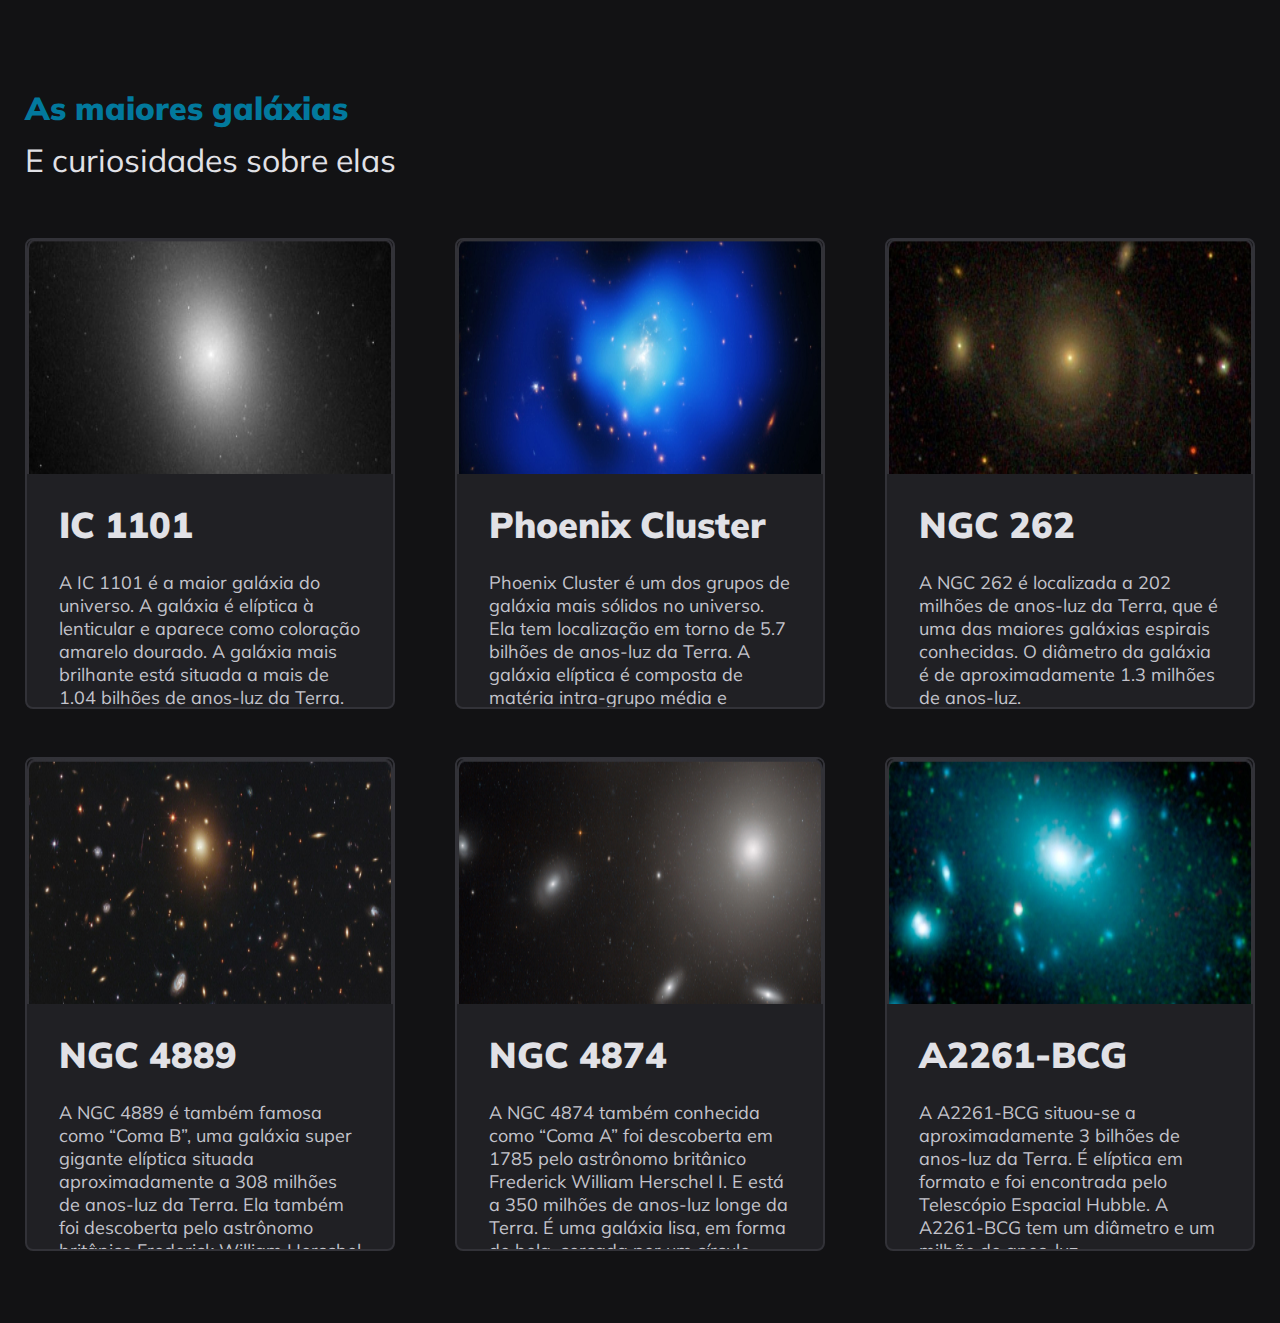
<file: index.html>
<!DOCTYPE html>
<html lang="en">
<head>
  <meta charset="UTF-8">
  <link rel="preconnect" href="https://fonts.googleapis.com">
<link rel="preconnect" href="https://fonts.gstatic.com" crossorigin>
<link href="https://fonts.googleapis.com/css2?family=Mulish:wght@400;600;900&display=swap" rel="stylesheet">

  <meta name="viewport" content="width=device-width, initial-scale=1.0">
  <title>Galaxies</title>
  <link rel="stylesheet" href="./style.css">
</head>
<body>
    <header>
      <h1>As maiores galáxias</h1>
      <p>E curiosidades sobre elas</p>
    </header>

  <main>
    <div class="card">
    <img src="./assets/01.jpg" alt="ic.1101" srcset="">
      <h2>IC 1101</h2>
      <p>A IC 1101 é a maior galáxia do universo. A galáxia é elíptica à lenticular e aparece como coloração amarelo dourado. A galáxia mais brilhante está situada a mais de 1.04 bilhões de anos-luz da Terra. </p>
      </div>

       <div class="card">
      <img src="./assets/066.jpg" alt="Phoenix Cluster" srcset="">
      <h2>Phoenix Cluster</h2>
      <p>Phoenix Cluster é um dos grupos de galáxia mais sólidos no universo. Ela tem localização em torno de 5.7 bilhões de anos-luz da Terra. A galáxia elíptica é composta de matéria intra-grupo média e escura.</p>
     </div>

       <div class="card">
      <img src="./assets/05.jpg" alt="NGC 262" srcset="">
      <h2>NGC 262</h2>
        <p>A NGC 262 é localizada a 202 milhões de anos-luz da Terra, que é uma das maiores galáxias espirais conhecidas. O diâmetro da galáxia é de aproximadamente 1.3 milhões de anos-luz. </p>
      </div>

      <div class="card">
        <img src="./assets/04.jpg" alt="NGC 4889" srcset="">
      <h2>NGC 4889</h2>
      <p>A NGC 4889 é também famosa como “Coma B”, uma galáxia super gigante elíptica situada aproximadamente a 308 milhões de anos-luz da Terra. Ela também foi descoberta pelo astrônomo britânico Frederick William Herschel I em 1785.</p>
      </div>

       <div class="card">
      <img src="./assets/03.jpg" alt="NGC 4874" srcset="">
      <h2>NGC 4874</h2>
      <p>A NGC 4874 também conhecida como “Coma A” foi descoberta em 1785 pelo astrônomo britânico Frederick William Herschel I. E está a 350 milhões de anos-luz longe da Terra. É uma galáxia lisa, em forma de bola, cercada por um círculo estelar.</p>
   </div>

       <div class="card">
      <img src="./assets/02.jpg" alt="A2261-BCG" srcset="">
      <h2>A2261-BCG</h2>
      <p>A A2261-BCG situou-se a aproximadamente 3 bilhões de anos-luz da Terra. É elíptica em formato e foi encontrada pelo Telescópio Espacial Hubble. A A2261-BCG tem um diâmetro e um milhão de anos-luz.</p>
       </div>
     </div>
    </main>
</body>
</html>
</file>
<file: style.css>
*{
  margin:0px;
  padding:0px;
  box-sizing:border-box;
}
:root{
  font-family: 'Mulish', sans-serif;
}
body{
  padding:72px 104px;
  background:#121214;
  display:grid;
  justify-content:center;
}
header h1{
  font-weight:900;
  font-size:58;
  line-height:72px;
  color:#02799D;
}

header p{
  font-size:32px;
  line-height:32px;
  color:#e1e1e6;

}
main{
  margin-top:62px;
  display:grid;
  grid-template-columns:repeat(3, 370px);
  gap:48px 60px;
}
img{
  width:100%;
  height:50%;
}
.card{
  background:#202024;
  border:2px solid #323238;
  border-radius:8px;
  overflow:hidden;
}
.card h2{
  color:#e1e1e6;
  font-weight:900;
  font-size:36px;
  padding:24px 32px 0;
}
.card p{
  color : #c4c4cc;
  font-size:18px;
  font-weight:600px;
  padding:24px 32px 32px;
}
</file>
